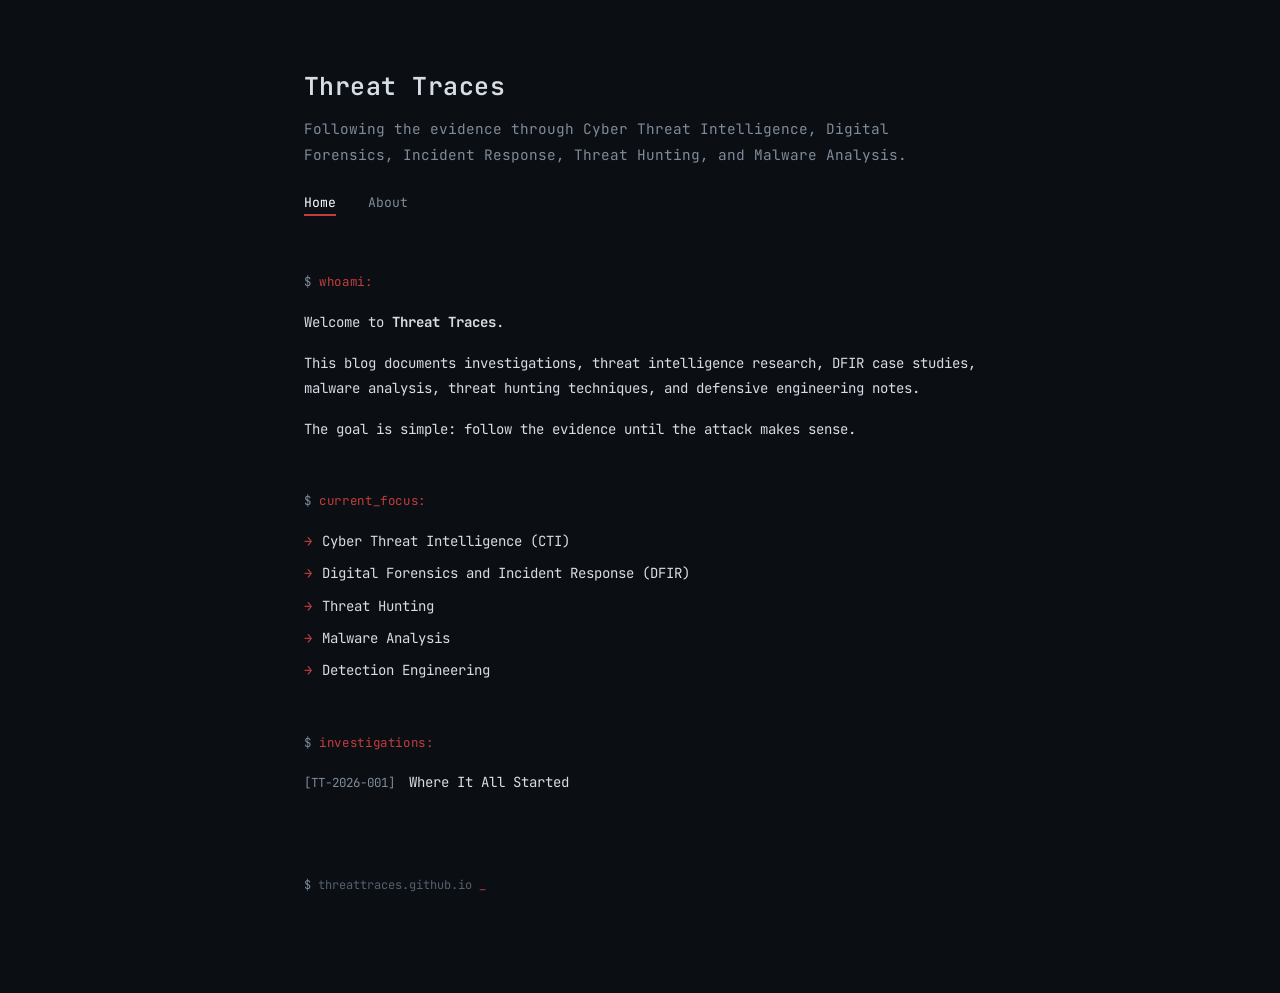
<file: index.html>
<!DOCTYPE html>
<html lang="en">
<head>
  <meta charset="UTF-8">
  <meta name="viewport" content="width=device-width, initial-scale=1.0">
  <title>Threat Traces</title>

  <link rel="preconnect" href="https://fonts.googleapis.com">
  <link href="https://fonts.googleapis.com/css2?family=JetBrains+Mono:wght@400;600&display=swap" rel="stylesheet">
  <link rel="stylesheet" href="style.css">
</head>

<body>
<div class="container">

  <header>
    <h1>Threat Traces</h1>
    <p>
      Following the evidence through Cyber Threat Intelligence,
      Digital Forensics, Incident Response, Threat Hunting, and Malware Analysis.
    </p>

    <nav>
      <a href="index.html" class="active">Home</a>
      <a href="about.html">About</a>
    </nav>
  </header>

  <section class="section">
    <p class="section-title">whoami:</p>

    <p>
      Welcome to <strong>Threat Traces</strong>.
    </p>

    <p>
      This blog documents investigations, threat intelligence research,
      DFIR case studies, malware analysis, threat hunting techniques,
      and defensive engineering notes.
    </p>

    <p>
      The goal is simple: follow the evidence until the attack makes sense.
    </p>
  </section>

  <section class="section">
    <p class="section-title">current_focus:</p>

    <ul class="focus-list">
      <li>Cyber Threat Intelligence (CTI)</li>
      <li>Digital Forensics and Incident Response (DFIR)</li>
      <li>Threat Hunting</li>
      <li>Malware Analysis</li>
      <li>Detection Engineering</li>
    </ul>
  </section>

  <section class="section">
    <p class="section-title">investigations:</p>

    <ul class="post-list">
      <li>
        <span class="date">[TT-2026-001]</span>
        <a href="posts/where-it-all-started.html">Where It All Started</a>
      </li>
    </ul>
  </section>

  <footer>
    <span>threattraces.github.io</span>
  </footer>

</div>
</body>
</html>
</file>
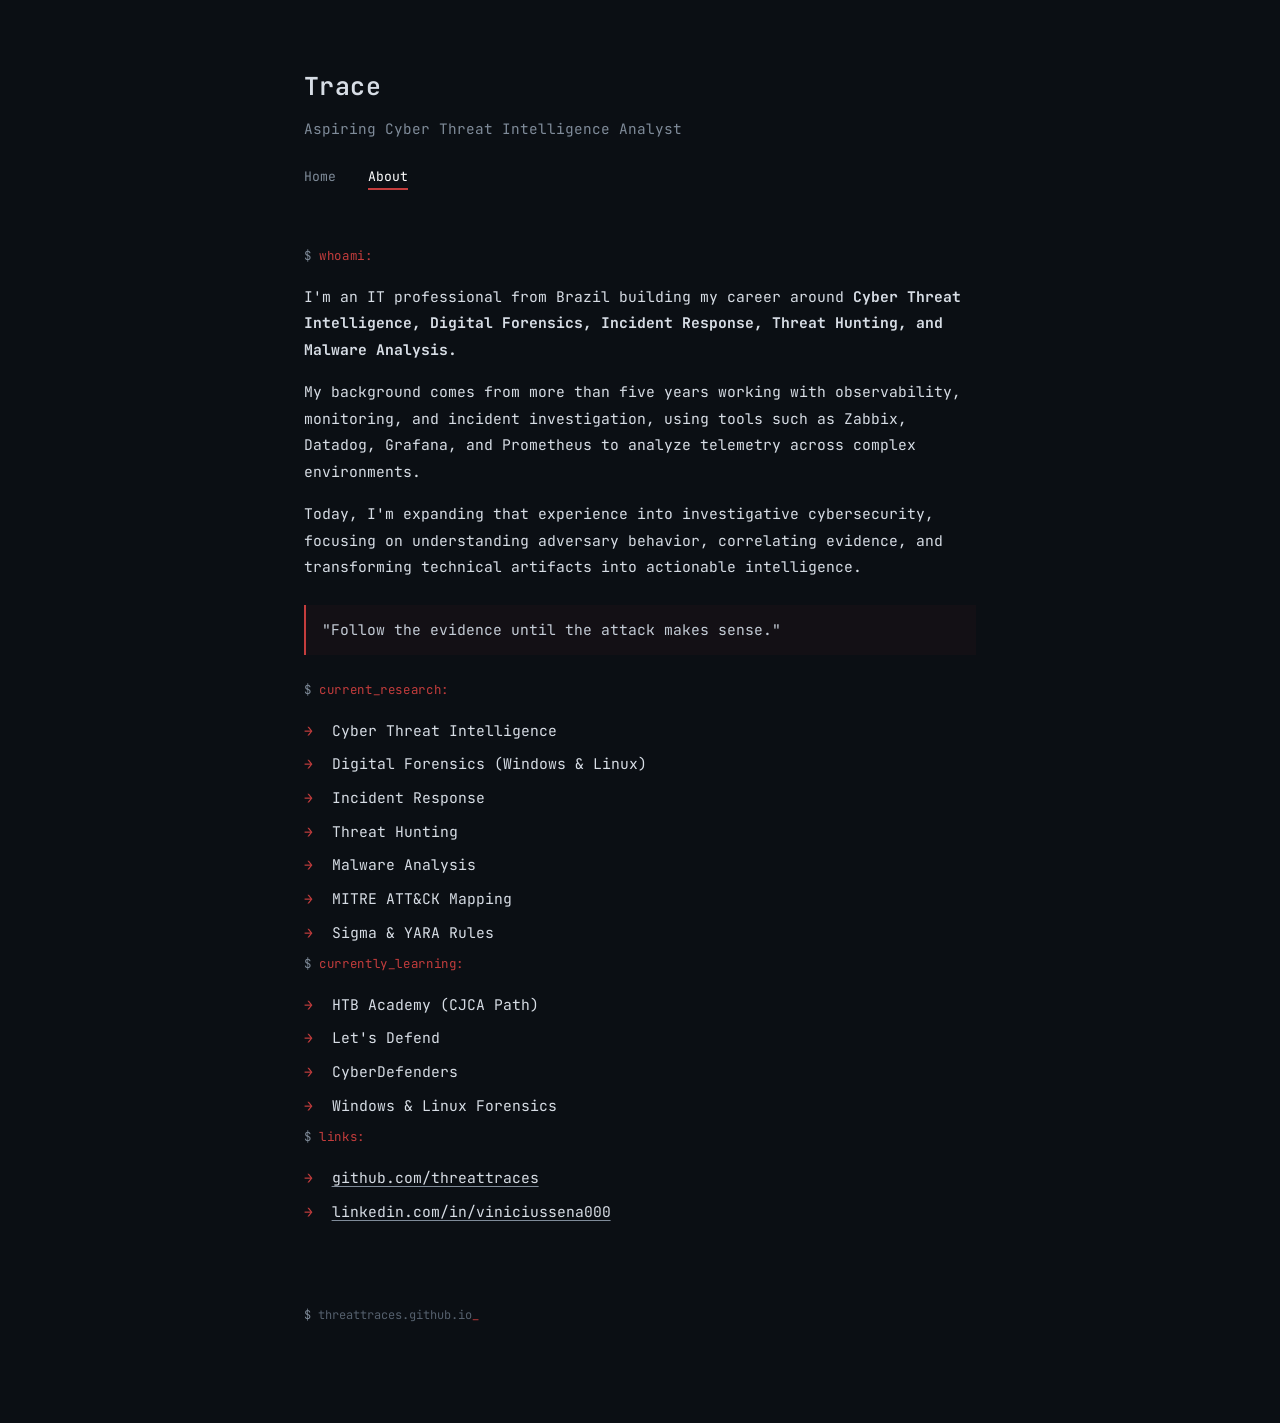
<file: about.html>
<!DOCTYPE html>
<html lang="en">
<head>
  <meta charset="UTF-8">
  <meta name="viewport" content="width=device-width, initial-scale=1.0">
  <title>About · Threat Traces</title>

  <link rel="preconnect" href="https://fonts.googleapis.com">
  <link href="https://fonts.googleapis.com/css2?family=JetBrains+Mono:wght@400;600&display=swap" rel="stylesheet">
  <link rel="stylesheet" href="style.css">
</head>

<body>
<div class="container">

  <header>
    <h1>Trace</h1>
    <p>Aspiring Cyber Threat Intelligence Analyst</p>

    <nav>
      <a href="index.html">Home</a>
      <a href="about.html" class="active">About</a>
    </nav>
  </header>

  <div class="page-content">

    <p class="label">whoami:</p>

    <p>
      I'm an IT professional from Brazil building my career around
      <strong>Cyber Threat Intelligence, Digital Forensics, Incident Response, Threat Hunting, and Malware Analysis.</strong>
    </p>

    <p>
      My background comes from more than five years working with observability,
      monitoring, and incident investigation, using tools such as Zabbix,
      Datadog, Grafana, and Prometheus to analyze telemetry across complex environments.
    </p>

    <p>
      Today, I'm expanding that experience into investigative cybersecurity,
      focusing on understanding adversary behavior, correlating evidence,
      and transforming technical artifacts into actionable intelligence.
    </p>

    <blockquote>
      "Follow the evidence until the attack makes sense."
    </blockquote>

    <p class="label">current_research:</p>

    <ul class="link-list">
      <li><span class="arrow">→</span> Cyber Threat Intelligence</li>
      <li><span class="arrow">→</span> Digital Forensics (Windows & Linux)</li>
      <li><span class="arrow">→</span> Incident Response</li>
      <li><span class="arrow">→</span> Threat Hunting</li>
      <li><span class="arrow">→</span> Malware Analysis</li>
      <li><span class="arrow">→</span> MITRE ATT&CK Mapping</li>
      <li><span class="arrow">→</span> Sigma & YARA Rules</li>
    </ul>

    <p class="label">currently_learning:</p>

    <ul class="link-list">
      <li><span class="arrow">→</span> HTB Academy (CJCA Path)</li>
      <li><span class="arrow">→</span> Let's Defend</li>
      <li><span class="arrow">→</span> CyberDefenders</li>
      <li><span class="arrow">→</span> Windows & Linux Forensics</li>
    </ul>

    <p class="label">links:</p>

    <ul class="link-list">
      <li>
        <span class="arrow">→</span>
        <a href="https://github.com/threattraces" target="_blank">github.com/threattraces</a>
      </li>

      <li>
        <span class="arrow">→</span>
        <a href="https://www.linkedin.com/in/viniciussena000/" target="_blank">
          linkedin.com/in/viniciussena000
        </a>
      </li>
    </ul>

  </div>

  <footer>threattraces.github.io</footer>

</div>
</body>
</html>
</file>
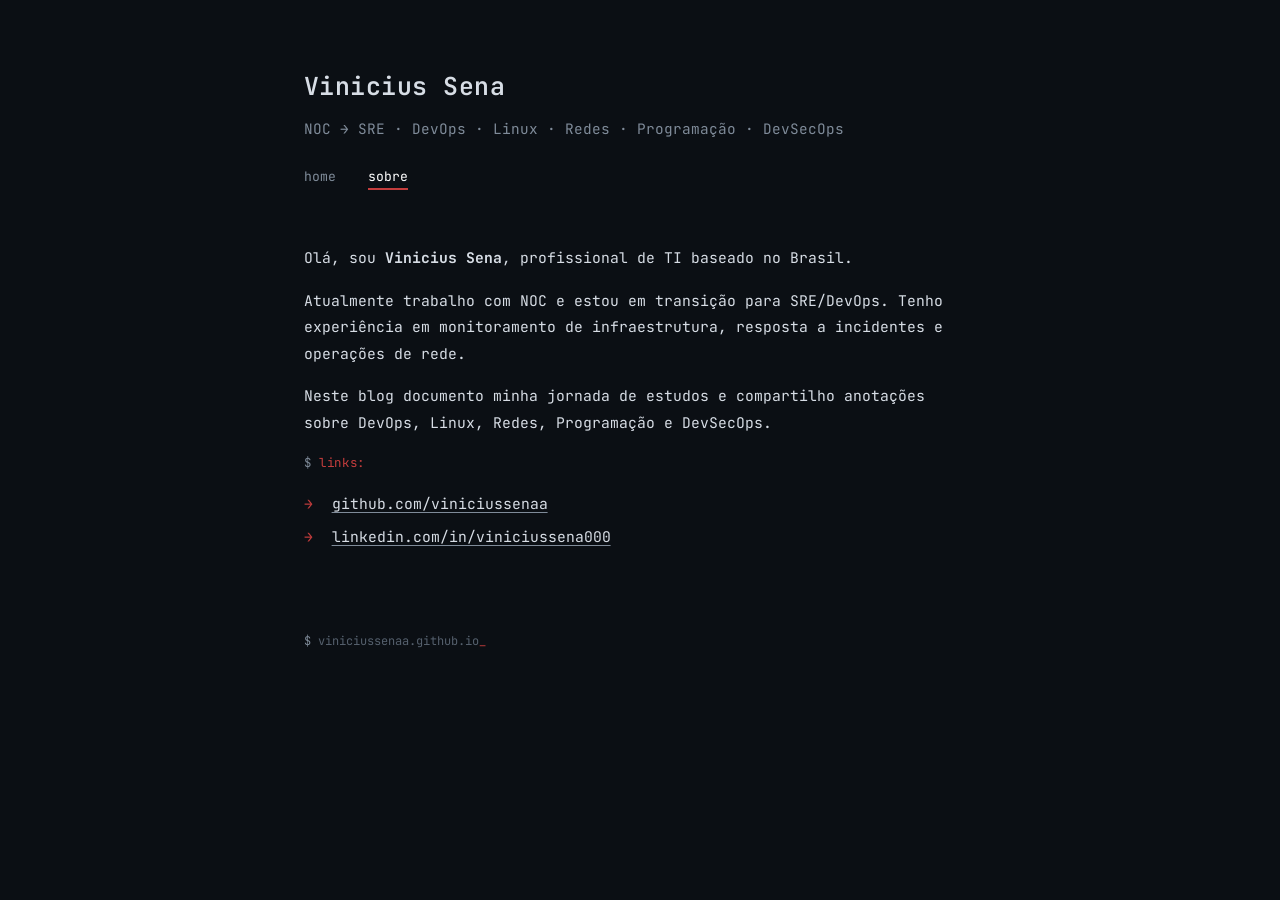
<file: sobre.html>
<!DOCTYPE html>
<html lang="pt-BR">
<head>
  <meta charset="UTF-8">
  <meta name="viewport" content="width=device-width, initial-scale=1.0">
  <title>Sobre · Vinicius Sena</title>
  <link rel="preconnect" href="https://fonts.googleapis.com">
  <link href="https://fonts.googleapis.com/css2?family=JetBrains+Mono:wght@400;600&display=swap" rel="stylesheet">
  <link rel="stylesheet" href="style.css">
</head>
<body>
<div class="container">

  <header>
    <h1>Vinicius Sena</h1>
    <p>NOC → SRE · DevOps · Linux · Redes · Programação · DevSecOps</p>
    <nav>
      <a href="index.html">home</a>
      <a href="sobre.html" class="active">sobre</a>
    </nav>
  </header>

  <div class="page-content">
    <p>Olá, sou <strong>Vinicius Sena</strong>, profissional de TI baseado no Brasil.</p>
    <p>
      Atualmente trabalho com NOC e estou em transição para SRE/DevOps. Tenho experiência em
      monitoramento de infraestrutura, resposta a incidentes e operações de rede.
    </p>
    <p>
      Neste blog documento minha jornada de estudos e compartilho anotações sobre
      DevOps, Linux, Redes, Programação e DevSecOps.
    </p>

    <p class="label">links:</p>
    <ul class="link-list">
      <li>
        <span class="arrow">→</span>
        <a href="https://github.com/viniciussenaa" target="_blank">github.com/viniciussenaa</a>
      </li>
      <li>
        <span class="arrow">→</span>
        <a href="https://www.linkedin.com/in/viniciussena000/" target="_blank">linkedin.com/in/viniciussena000</a>
      </li>
    </ul>
  </div>

  <footer>viniciussenaa.github.io</footer>
</div>
</body>
</html>
</file>
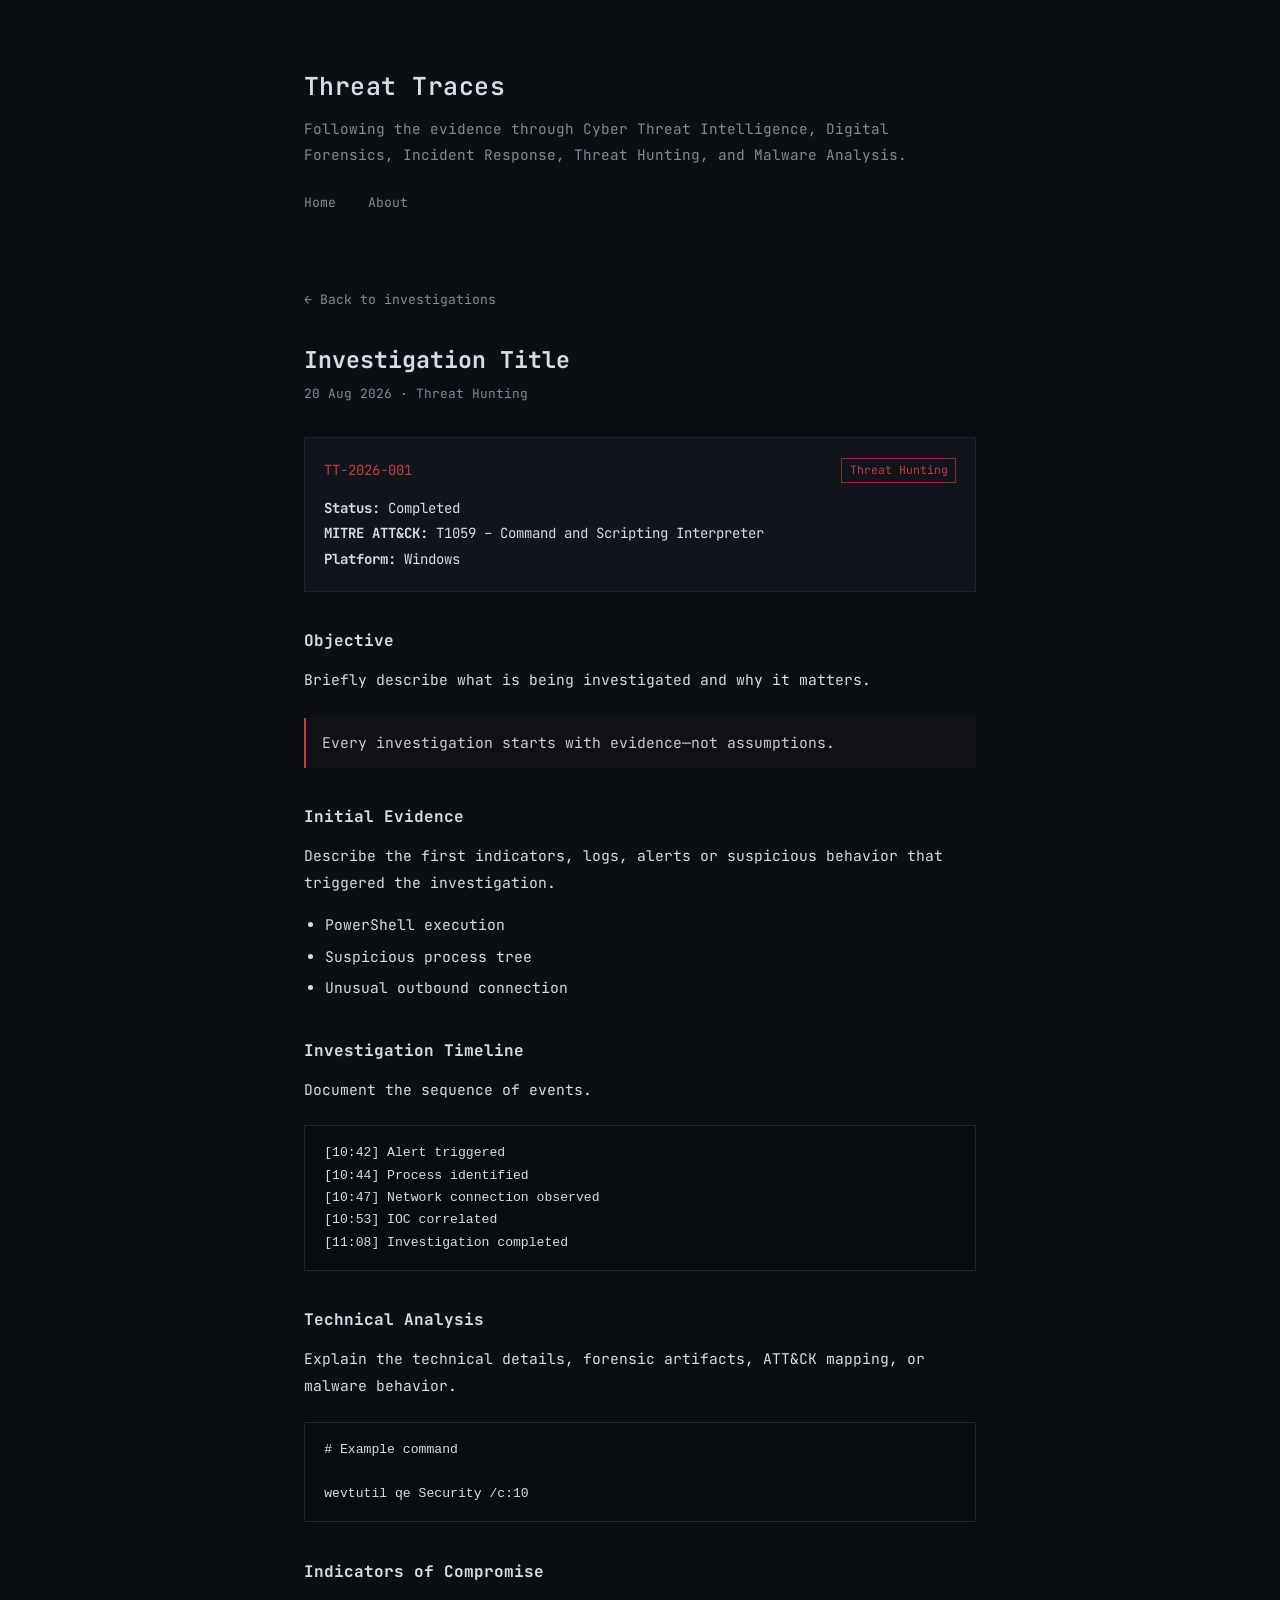
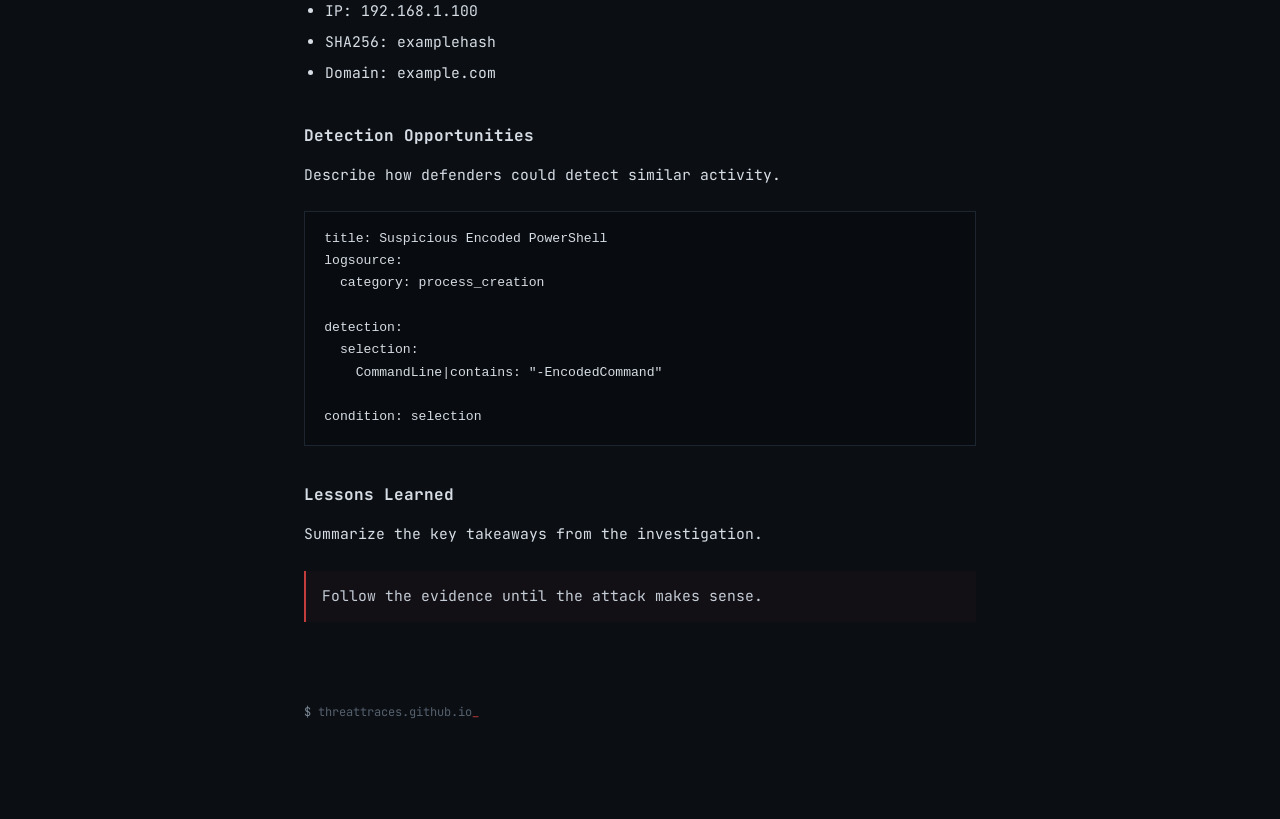
<file: posts/post-template.html>
<!DOCTYPE html>
<html lang="en">
<head>
  <meta charset="UTF-8">
  <meta name="viewport" content="width=device-width, initial-scale=1.0">
  <title>Investigation Title · Threat Traces</title>

  <link rel="preconnect" href="https://fonts.googleapis.com">
  <link href="https://fonts.googleapis.com/css2?family=JetBrains+Mono:wght@400;600&display=swap" rel="stylesheet">
  <link rel="stylesheet" href="../style.css">
</head>

<body>
<div class="container">

  <header>
    <h1>Threat Traces</h1>
    <p>
      Following the evidence through Cyber Threat Intelligence,
      Digital Forensics, Incident Response, Threat Hunting, and Malware Analysis.
    </p>

    <nav>
      <a href="../index.html">Home</a>
      <a href="../about.html">About</a>
    </nav>
  </header>

  <div class="post-wrapper">

    <a href="../index.html" class="back">← Back to investigations</a>

    <h1>Investigation Title</h1>

    <div class="post-meta">
      20 Aug 2026 · Threat Hunting
    </div>

    <div class="report">

      <div class="report-header">
        <span class="case-id">TT-2026-001</span>
        <span class="badge">Threat Hunting</span>
      </div>

      <p><strong>Status:</strong> Completed</p>
      <p><strong>MITRE ATT&CK:</strong> T1059 – Command and Scripting Interpreter</p>
      <p><strong>Platform:</strong> Windows</p>

    </div>

    <div class="post-content">

      <h2>Objective</h2>

      <p>
        Briefly describe what is being investigated and why it matters.
      </p>

      <blockquote>
        Every investigation starts with evidence—not assumptions.
      </blockquote>

      <h2>Initial Evidence</h2>

      <p>
        Describe the first indicators, logs, alerts or suspicious behavior that triggered the investigation.
      </p>

      <ul>
        <li>PowerShell execution</li>
        <li>Suspicious process tree</li>
        <li>Unusual outbound connection</li>
      </ul>

      <h2>Investigation Timeline</h2>

      <p>Document the sequence of events.</p>

      <pre><code>[10:42] Alert triggered
[10:44] Process identified
[10:47] Network connection observed
[10:53] IOC correlated
[11:08] Investigation completed</code></pre>

      <h2>Technical Analysis</h2>

      <p>
        Explain the technical details, forensic artifacts, ATT&CK mapping,
        or malware behavior.
      </p>

      <pre><code># Example command

wevtutil qe Security /c:10</code></pre>

      <h2>Indicators of Compromise</h2>

      <ul>
        <li>IP: 192.168.1.100</li>
        <li>SHA256: examplehash</li>
        <li>Domain: example.com</li>
      </ul>

      <h2>Detection Opportunities</h2>

      <p>Describe how defenders could detect similar activity.</p>

      <pre><code>title: Suspicious Encoded PowerShell
logsource:
  category: process_creation

detection:
  selection:
    CommandLine|contains: "-EncodedCommand"

condition: selection</code></pre>

      <h2>Lessons Learned</h2>

      <p>
        Summarize the key takeaways from the investigation.
      </p>

      <blockquote>
        Follow the evidence until the attack makes sense.
      </blockquote>

    </div>

  </div>

  <footer>threattraces.github.io</footer>

</div>
</body>
</html>
</file>
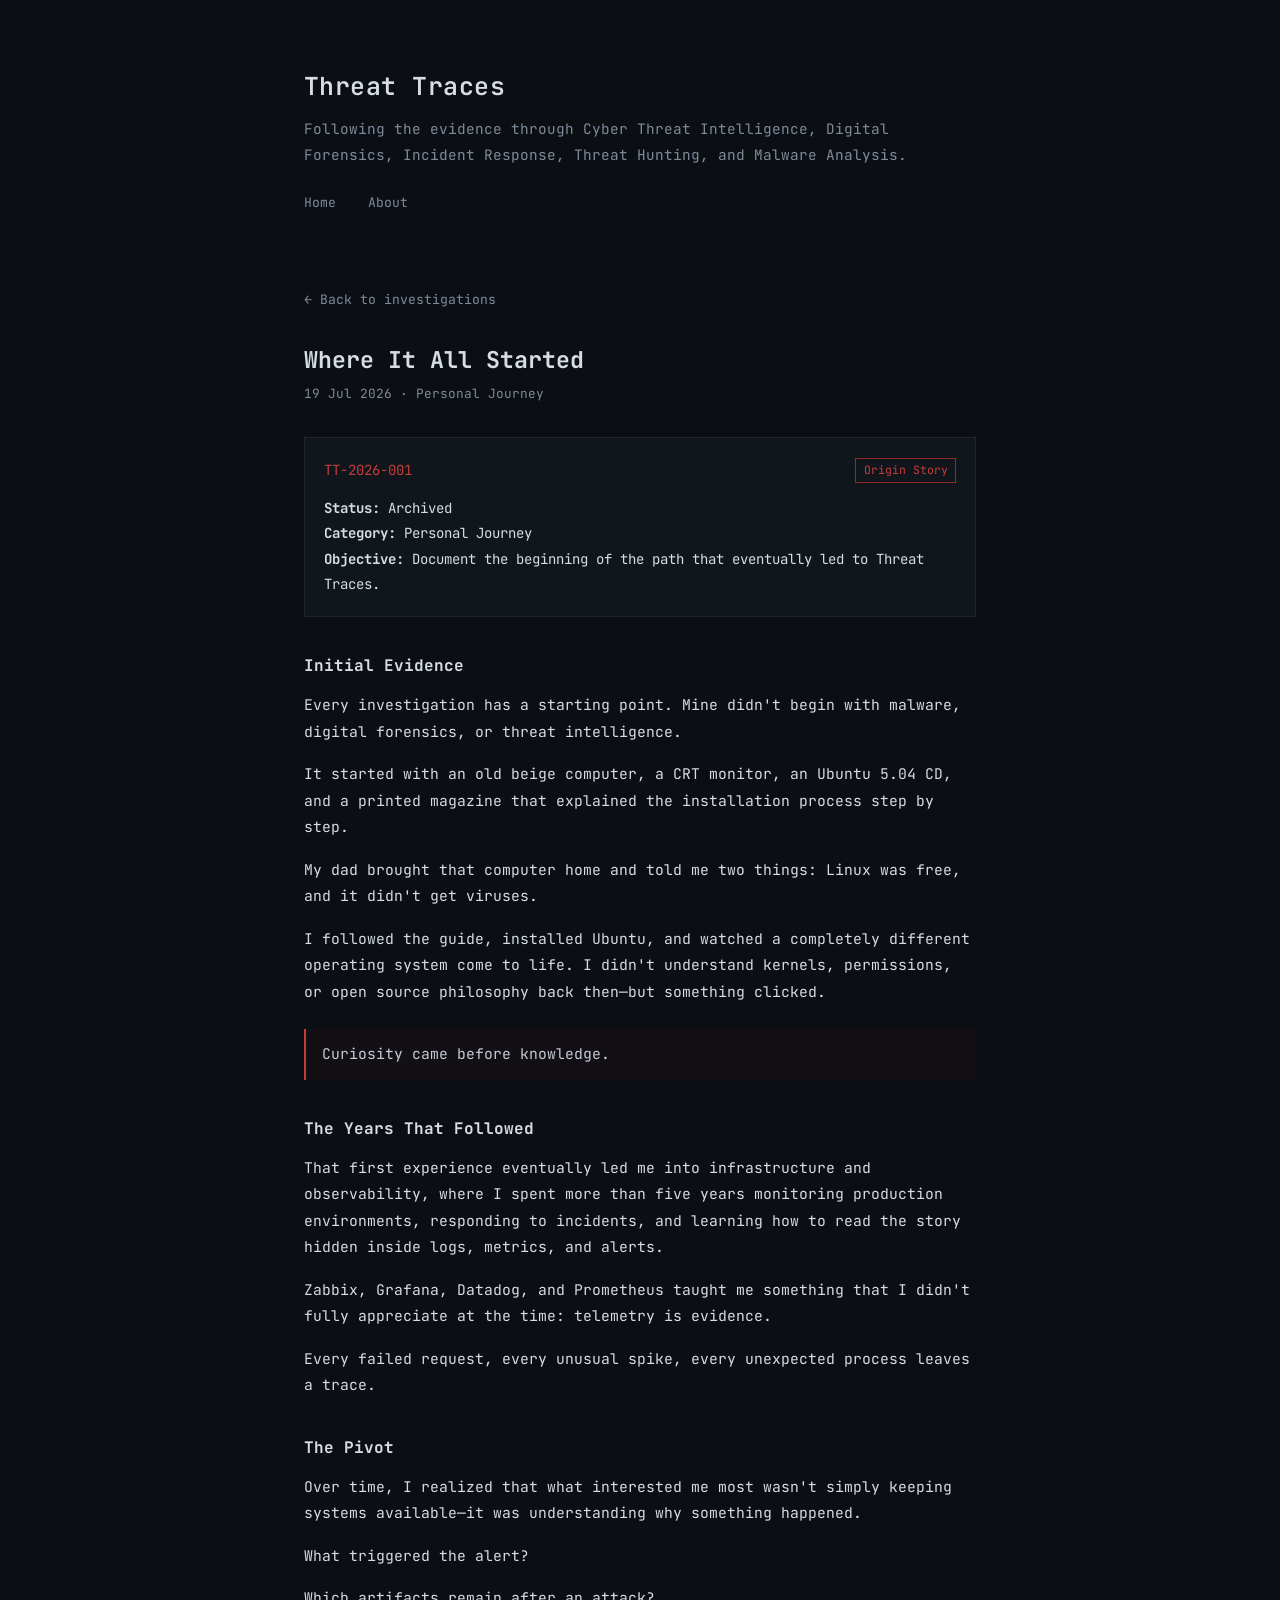
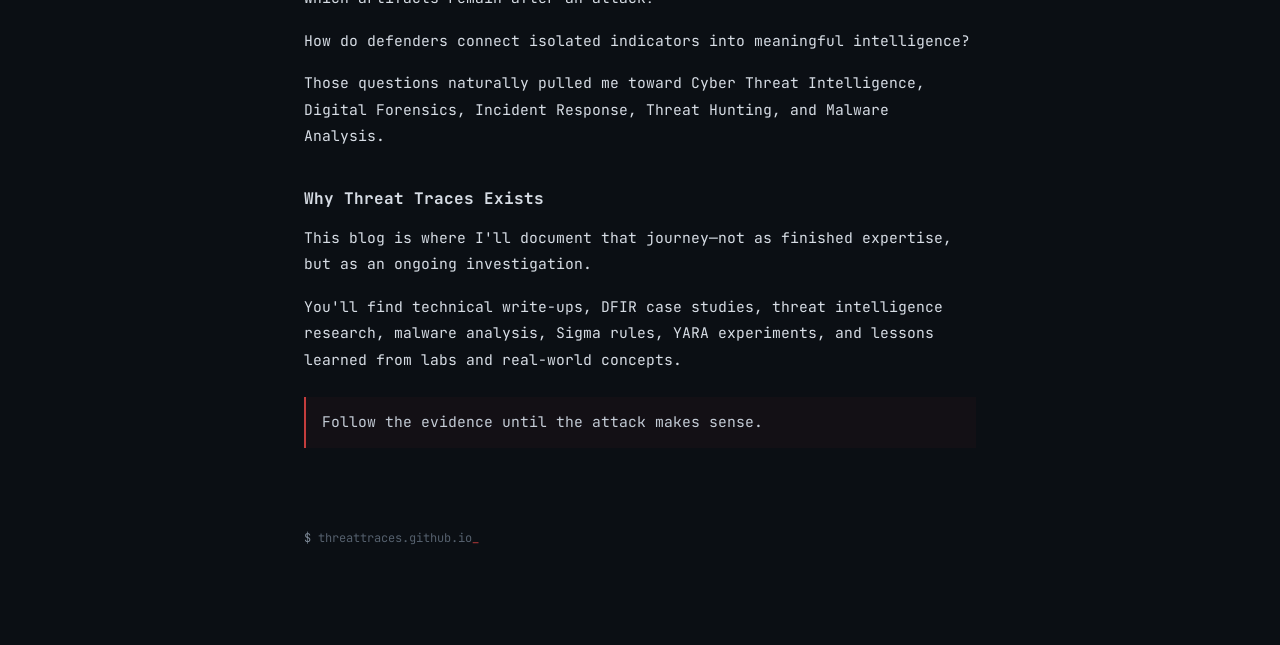
<file: posts/where-it-all-started.html>
<!DOCTYPE html>
<html lang="en">
<head>
  <meta charset="UTF-8">
  <meta name="viewport" content="width=device-width, initial-scale=1.0">
  <title>Where It All Started · Threat Traces</title>

  <link rel="preconnect" href="https://fonts.googleapis.com">
  <link href="https://fonts.googleapis.com/css2?family=JetBrains+Mono:wght@400;600&display=swap" rel="stylesheet">
  <link rel="stylesheet" href="../style.css">
</head>

<body>
<div class="container">

  <header>
    <h1>Threat Traces</h1>
    <p>
      Following the evidence through Cyber Threat Intelligence,
      Digital Forensics, Incident Response, Threat Hunting, and Malware Analysis.
    </p>

    <nav>
      <a href="../index.html">Home</a>
      <a href="../about.html">About</a>
    </nav>
  </header>

  <div class="post-wrapper">

    <a href="../index.html" class="back">← Back to investigations</a>

    <h1>Where It All Started</h1>

    <div class="post-meta">
      19 Jul 2026 · Personal Journey
    </div>

    <div class="report">

      <div class="report-header">
        <span class="case-id">TT-2026-001</span>
        <span class="badge">Origin Story</span>
      </div>

      <p><strong>Status:</strong> Archived</p>
      <p><strong>Category:</strong> Personal Journey</p>
      <p><strong>Objective:</strong> Document the beginning of the path that eventually led to Threat Traces.</p>

    </div>

    <div class="post-content">

      <h2>Initial Evidence</h2>

      <p>
        Every investigation has a starting point. Mine didn't begin with malware,
        digital forensics, or threat intelligence.
      </p>

      <p>
        It started with an old beige computer, a CRT monitor, an Ubuntu 5.04 CD,
        and a printed magazine that explained the installation process step by step.
      </p>

      <p>
        My dad brought that computer home and told me two things: Linux was free,
        and it didn't get viruses.
      </p>

      <p>
        I followed the guide, installed Ubuntu, and watched a completely different
        operating system come to life. I didn't understand kernels, permissions,
        or open source philosophy back then—but something clicked.
      </p>

      <blockquote>
        Curiosity came before knowledge.
      </blockquote>

      <h2>The Years That Followed</h2>

      <p>
        That first experience eventually led me into infrastructure and
        observability, where I spent more than five years monitoring production
        environments, responding to incidents, and learning how to read the
        story hidden inside logs, metrics, and alerts.
      </p>

      <p>
        Zabbix, Grafana, Datadog, and Prometheus taught me something that I
        didn't fully appreciate at the time: telemetry is evidence.
      </p>

      <p>
        Every failed request, every unusual spike, every unexpected process
        leaves a trace.
      </p>

      <h2>The Pivot</h2>

      <p>
        Over time, I realized that what interested me most wasn't simply keeping
        systems available—it was understanding why something happened.
      </p>

      <p>
        What triggered the alert?
      </p>

      <p>
        Which artifacts remain after an attack?
      </p>

      <p>
        How do defenders connect isolated indicators into meaningful intelligence?
      </p>

      <p>
        Those questions naturally pulled me toward Cyber Threat Intelligence,
        Digital Forensics, Incident Response, Threat Hunting, and Malware Analysis.
      </p>

      <h2>Why Threat Traces Exists</h2>

      <p>
        This blog is where I'll document that journey—not as finished expertise,
        but as an ongoing investigation.
      </p>

      <p>
        You'll find technical write-ups, DFIR case studies, threat intelligence
        research, malware analysis, Sigma rules, YARA experiments, and lessons
        learned from labs and real-world concepts.
      </p>

      <blockquote>
        Follow the evidence until the attack makes sense.
      </blockquote>

    </div>

  </div>

  <footer>threattraces.github.io</footer>

</div>
</body>
</html>
</file>
<file: style.css>
/* Threat Traces — CTI/DFIR Theme */

*, *::before, *::after{
  box-sizing:border-box;
  margin:0;
  padding:0;
}

:root{
  --bg:#0b0f14;
  --surface:#11161d;
  --border:#1d2630;

  --text:#d7dde5;
  --muted:#7f8b99;
  --accent:#c43d3d;
  --accent-soft:#8f2b2b;
  --hover:#ffffff;

  --font:'JetBrains Mono','Fira Code','Courier New',monospace;
}

html{
  scroll-behavior:smooth;
}

body{
  background:var(--bg);
  color:var(--text);
  font-family:var(--font);
  font-size:14px;
  line-height:1.8;
  min-height:100vh;
}

/* ---------- Links ---------- */

a{
  color:var(--text);
  text-decoration:underline;
  text-decoration-color:var(--muted);
  text-underline-offset:3px;
  transition:.2s;
}

a:hover{
  color:var(--hover);
  text-decoration-color:var(--accent);
}

/* ---------- Layout ---------- */

.container{
  max-width:720px;
  margin:0 auto;
  padding:4rem 1.5rem 6rem;
}

/* ---------- Header ---------- */

header{
  margin-bottom:3.5rem;
}

header h1{
  font-size:1.55rem;
  font-weight:600;
  margin-bottom:.45rem;
  letter-spacing:.02em;
}

header p{
  color:var(--muted);
  font-size:.9rem;
  max-width:620px;
}

nav{
  margin-top:1.4rem;
}

nav a{
  color:var(--muted);
  text-decoration:none;
  margin-right:1.5rem;
  font-size:.82rem;
  position:relative;
}

nav a:hover,
nav a.active{
  color:var(--hover);
}

nav a.active::after{
  content:"";
  position:absolute;
  left:0;
  bottom:-5px;
  width:100%;
  height:2px;
  background:var(--accent);
}

/* ---------- Sections ---------- */

.section{
  margin-bottom:3rem;
}

.section-title,
.label{
  color:var(--accent);
  font-size:.78rem;
  margin-bottom:.9rem;
  display:block;
  letter-spacing:.05em;
}

.section-title::before,
.label::before{
  content:"$ ";
  color:var(--muted);
}

/* ---------- Intro ---------- */

.section p{
  margin-bottom:1rem;
}

/* ---------- Focus list ---------- */

.focus-list,
.link-list,
.post-list{
  list-style:none;
}

.focus-list li,
.link-list li{
  margin-bottom:.45rem;
}

.focus-list li::before{
  content:"→";
  color:var(--accent);
  margin-right:.6rem;
}

.link-list .arrow{
  color:var(--accent);
  margin-right:.6rem;
}

/* ---------- Posts ---------- */

.post-list li{
  display:flex;
  gap:.9rem;
  align-items:baseline;
  margin-bottom:.55rem;
}

.post-list .date{
  color:var(--muted);
  font-size:.78rem;
  min-width:82px;
  flex-shrink:0;
}

.post-list a{
  text-decoration:none;
}

.post-list a:hover{
  text-decoration:underline;
  text-decoration-color:var(--accent);
}

/* ---------- About ---------- */

.page-content{
  font-size:.92rem;
}

.page-content p{
  margin-bottom:1rem;
}

/* ---------- Blockquotes ---------- */

blockquote{
  border-left:2px solid var(--accent);
  padding:.75rem 1rem;
  margin:1.5rem 0;
  color:#c4ccd6;
  background:rgba(196,61,61,.04);
}

/* ---------- Investigation Cards ---------- */

.report{
  border:1px solid var(--border);
  background:var(--surface);
  padding:1.2rem;
  margin:1.5rem 0;
}

.report-header{
  display:flex;
  justify-content:space-between;
  flex-wrap:wrap;
  gap:.5rem;
  margin-bottom:.8rem;
}

.case-id{
  color:var(--accent);
}

.badge{
  border:1px solid var(--accent-soft);
  color:var(--accent);
  padding:.1rem .45rem;
  font-size:.72rem;
}

/* ---------- Posts ---------- */

.post-wrapper{
  padding-top:1rem;
}

.back{
  color:var(--muted);
  text-decoration:none;
  display:inline-block;
  margin-bottom:2rem;
  font-size:.82rem;
}

.back:hover{
  color:var(--hover);
}

.post-wrapper h1{
  font-size:1.45rem;
  line-height:1.35;
  margin-bottom:.45rem;
}

.post-meta{
  color:var(--muted);
  font-size:.8rem;
  margin-bottom:2rem;
}

.post-content{
  font-size:.92rem;
}

.post-content h2{
  margin:2.2rem 0 .7rem;
  font-size:1rem;
}

.post-content h3{
  margin:1.5rem 0 .5rem;
  color:var(--muted);
  font-size:.88rem;
}

.post-content p{
  margin-bottom:1rem;
}

.post-content ul,
.post-content ol{
  margin:.5rem 0 1rem 1.3rem;
}

.post-content li{
  margin-bottom:.3rem;
}

/* ---------- Code ---------- */

.post-content pre{
  background:#080b0f;
  border:1px solid var(--border);
  padding:1rem 1.2rem;
  overflow-x:auto;
  margin:1.4rem 0;
  font-size:.82rem;
  line-height:1.7;
}

.post-content code{
  background:#151c24;
  padding:.1rem .35rem;
  border-radius:3px;
}

.post-content pre code{
  background:none;
  padding:0;
}

/* ---------- Footer ---------- */

footer{
  margin-top:5rem;
  color:#55606d;
  font-size:.75rem;
  position:relative;
}

footer::before{
  content:"$ ";
  color:var(--muted);
}

footer::after{
  content:"_";
  color:var(--accent);
  animation:blink 1s infinite;
}

@keyframes blink{
  50%{opacity:0;}
}

/* ---------- Selection ---------- */

::selection{
  background:rgba(196,61,61,.35);
  color:white;
}

/* ---------- Scrollbar ---------- */

::-webkit-scrollbar{
  width:8px;
}

::-webkit-scrollbar-track{
  background:var(--bg);
}

::-webkit-scrollbar-thumb{
  background:#2a3440;
}

::-webkit-scrollbar-thumb:hover{
  background:#3a4654;
}

/* ---------- Responsive ---------- */

@media(max-width:500px){

  .container{
    padding:2.5rem 1.25rem 4rem;
  }

  header h1{
    font-size:1.3rem;
  }

  .post-list li{
    flex-direction:column;
    gap:.15rem;
  }

}
</file>
